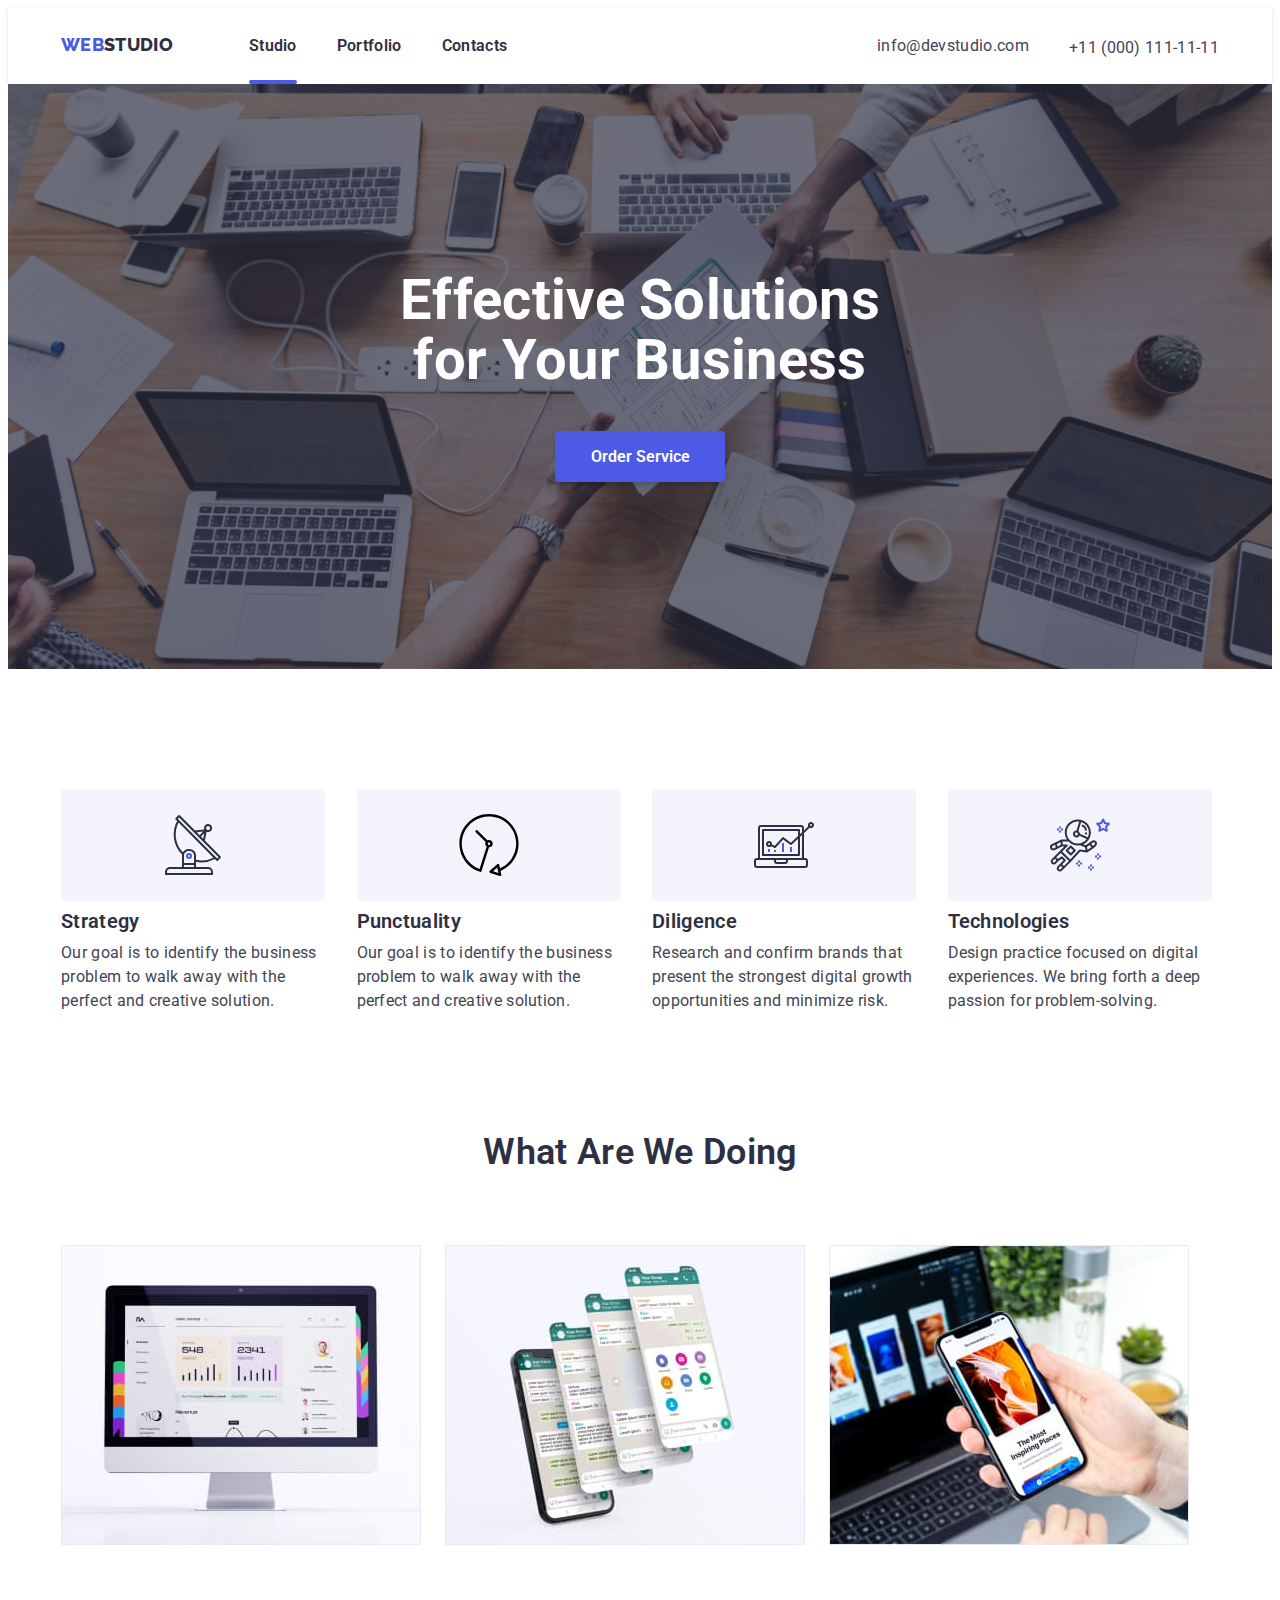
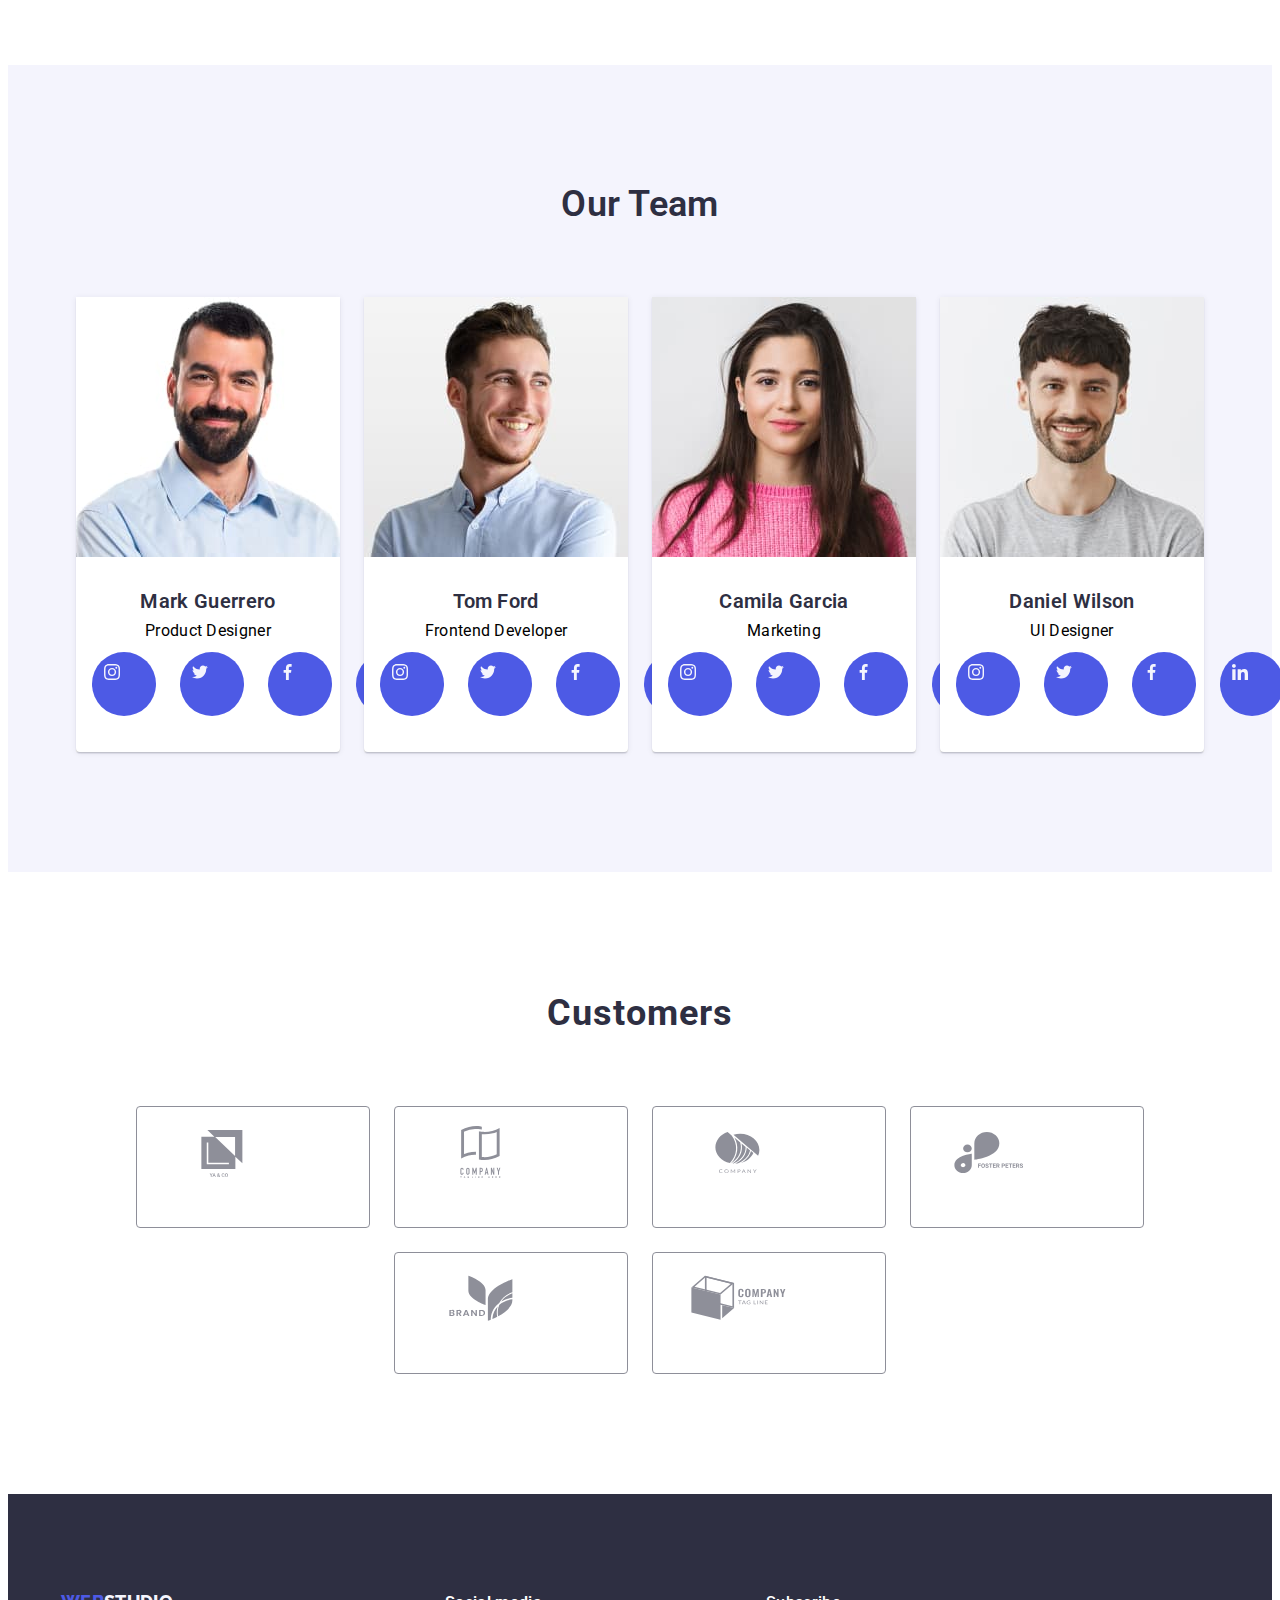
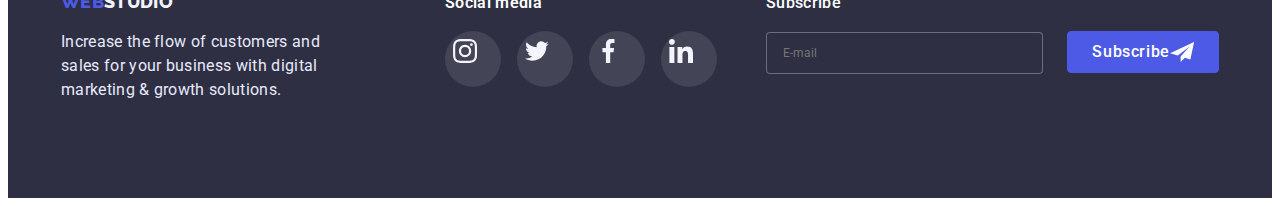
<file: index.html>
<!DOCTYPE html>
<html lang="en">
  <head>
    <meta charset="UTF-8" />
    <meta http-equiv="X-UA-Compatible" content="IE=edge" />
    <meta name="viewport" content="width=device-width, initial-scale=1.0" />
    <title>Webstudio</title>
    <link rel="preconnect" href="https://fonts.googleapis.com" />
    <link rel="preconnect" href="https://fonts.gstatic.com" crossorigin />
    <link
      href="https://fonts.googleapis.com/css2?family=Raleway:wght@700;800&family=Roboto:wght@400;500;700;900&display=swap"
      rel="stylesheet"
    />
    <link
      rel="stylesheet"
      href="https://cdnjs.cloudflare.com/ajax/libs/modern-normalize/1.1.0/modern-normalize.min.css"
      integrity="sha512-wpPYUAdjBVSE4KJnH1VR1HeZfpl1ub8YT/NKx4PuQ5NmX2tKuGu6U/JRp5y+Y8XG2tV+wKQpNHVUX03MfMFn9Q=="
      crossorigin="anonymous"
      referrerpolicy="no-referrer"
    />
    <link rel="stylesheet" href="css/styles.css" />
  </head>
  <body>
    <div class="header-box">
      <header class="container">
        <div class="top-menu">
          <nav class="top-menu-nav">
            <a class="references full-logo" href="/">
              <span class="logo-part1"> Web</span
              ><span class="logo-part2">studio</span>
            </a>
            <button
              type="button"
              class="mobile-menu-button js-open-menu"
              aria-expanded="false"
              aria-controls="mobile-menu"
            >
              <svg
                width="26"
                height="18"
                fill="currentColor"
                class="mobile-burg"
              >
                <use href="./images/icons.svg#menu-hamburger"></use>
              </svg>
            </button>
            <div class="menu-container js-menu-container" id="mobile-menu">
              <button class="modal-button js-close-menu">
                <svg class="button-close">
                  <use href="./images/icons.svg#icon-close-black"></use>
                </svg>
              </button>
              <ul class="list navigation-row">
                <li class="item">
                  <a class="references menu active is-open" href="/"> Studio</a>
                </li>
                <li class="item">
                  <a class="references menu" href="porfolio.html"> Portfolio</a>
                </li>
                <li class="item">
                  <a class="references menu" href="/"> Contacts</a>
                </li>
              </ul>
              <ul class="list contacts-row">
            <li class="item">
              <a
                class="references phone-number contacts"
                href="mailto:info@devstudio.com"
                >+11 (000) 111-11-11</a
              >
            </li>
            <li class="item">
              <a class="references email contacts" href="tel:+110001111111"
                > info@devstudio.com</a
              >
            </li>
          </ul>
           <ul class="sm-list">
                    <li class="item">
                      <a href="/" class="sm-button">
                        <svg class="sm-icon">
                          <use href="./images/icons.svg#icon-instagram-2"></use>
                        </svg>
                      </a>
                    </li>
                    <li class="item">
                      <a href="/" class="sm-button">
                        <svg class="sm-icon">
                          <use href="./images/icons.svg#icon-twiter"></use>
                          </svg>
                        </a>
                    </li>
                    <li class="item">
                      <a href="/" class="sm-button">
                        <svg class="sm-icon">
                          <use href="./images/icons.svg#icon-facebook"></use>
                        </svg>
                      </a>
                    </li>
                    <li class="item">
                      <a href="/" class="sm-button">
                        <svg class="sm-icon">
                          <use href="./images/icons.svg#icon-linkedin-1"></use>
                        </svg>
                      </a>
                    </li>
                  </ul>
            </div>
          </nav>
          <ul class="list contacts-row">
            <li class="item">
              <a
                class="references phone-number contacts"
                href="mailto:info@devstudio.com"
                >info@devstudio.com</a
              >
            </li>
            <li class="item">
              <a class="references contacts" href="tel:+110001111111"
                >+11 (000) 111-11-11</a
              >
            </li>
          </ul>
        </div>
      </header>
    </div>
    <main>
      <section class="hero">
        <h1 class="hero-title">Effective Solutions for Your Business</h1>
        <button data-modal-open type="button" class="button">
          <span class="button-text">Order Service</span>
        </button>
      </section>
      <section class="section">
        <div class="container">
          <!--Delite h2text with CSS-->
          <h2 class="hide">About us</h2>
          <ul class="list about-description">
            <li class="item icon-background">
              <div class="item-icon">
                <svg class="icon-description">
                  <use href="./images/icons.svg#icon-antenna"></use>
                </svg>
              </div>
              <h3 class="about-titles">Strategy</h3>
              <p class="about-text">
                Our goal is to identify the business problem to walk away with
                the perfect and creative solution.
              </p>
            </li>
            <li class="item icon-background">
              <div class="item-icon">
                <svg class="icon-description">
                  <use href="./images/icons.svg#icon-clock"></use>
                </svg>
              </div>
              <h3 class="about-titles">Punctuality</h3>
              <p class="about-text">
                Our goal is to identify the business problem to walk away with
                the perfect and creative solution.
              </p>
            </li>
            <li class="item icon-background">
              <div class="item-icon">
                <svg class="icon-description">
                  <use href="./images/icons.svg#icon-diagram-1"></use>
                </svg>
              </div>
              <h3 class="about-titles">Diligence</h3>
              <p class="about-text">
                Research and confirm brands that present the strongest digital
                growth opportunities and minimize risk.
              </p>
            </li>
            <li class="item icon-background">
              <div class="item-icon">
                <svg class="icon-description">
                  <use href="./images/icons.svg#icon-astronaut-1"></use>
                </svg>
              </div>
              <h3 class="about-titles">Technologies</h3>
              <p class="about-text">
                Design practice focused on digital experiences. We bring forth a
                deep passion for problem-solving.
              </p>
            </li>
          </ul>
        </div>
      </section>
      <section class="section-no-padding">
        <div class="container">
          <h2 class="product-title">What are we doing</h2>
          <ul class="list product-list">
            <li class="item">
              <img
                src="./images/laptop.jpg"
                srcset="./images/laptop.jpg 1x, images/laptop@2x.jpg 2x"
                alt="Design_for_laptops"
                width="360"
              />
            </li>
            <li class="item">
              <img
                srcset="./images/mobile.jpg 1x, ./images/mobile@2x.jpg 2x"
                src="./images/mobile.jpg"
                alt="Design_for_mobile_phones"
                width="360"
              />
            </li>
            <li class="item">
              <img
                srcset="./images/adaptive.jpg 1x, ./images/adaptive@2x.jpg 2x"
                src="./images/adaptive.jpg"
                alt="Adaptive_design"
                width="360"
              />
            </li>
          </ul>
        </div>
      </section>
      <section class="team section">
        <div class="container">
          <h2 class="team-title">Our Team</h2>
          <ul class="list team-list">
            <li class="team-item">
              <article class="card">
                <img
                  srcset="
                    ./images/mobimark.jpg    1x,
                    ./images/mobimark@2x.jpg  2x,
                    ./images/tablemark.jpg   1x,
                    ./images/tablemark@2x.jpg   2x,
                    ./images/Desctopmark.jpg 1x,
                    ./images/Desctopmark@2x.jpg 2x
                  "
                  src="../images/mobimark.jpg"
                  alt="Picture_of_Product_Designer"
                />
                <div class="card-description">
                  <h3 class="picture-title">Mark Guerrero</h3>
                  <p class="profession">Product Designer</p>
                  <ul class="sm-list">
                    <li class="item">
                      <a href="/" class="sm-button">
                        <svg class="sm-icon">
                          <use href="./images/icons.svg#icon-instagram-2"></use>
                        </svg>
                      </a>
                    </li>
                    <li class="item">
                      <a href="/" class="sm-button">
                        <svg class="sm-icon">
                          <use href="./images/icons.svg#icon-twiter"></use>
                          </svg>
                        </a>
                    </li>
                    <li class="item">
                      <a href="/" class="sm-button">
                        <svg class="sm-icon">
                          <use href="./images/icons.svg#icon-facebook"></use>
                        </svg>
                      </a>
                    </li>
                    <li class="item">
                      <a href="/" class="sm-button">
                        <svg class="sm-icon">
                          <use href="./images/icons.svg#icon-linkedin-1"></use>
                        </svg>
                      </a>
                    </li>
                  </ul>
                </div>
              </article>
            </li>
            <li class="team-item">
              <article class="card">
                <img
                  srcset="
                    ./images/mobitom.jpg    1x,
                    ./images/mobitom@2x.jpg  2x,
                    ./images/tabletom.jpg   1x,
                    ./images/tabletom@2x.jpg 2x,
                    ./images/Desctoptom.jpg 1x,
                    ./images/Desctoptom@2x.jpg 2x
                  "
                  src="./images/mobitom.jpg"
                  alt="Frontend_Developer"
                  width="264"
                />
                <div class="card-description">
                  <h3 class="picture-title">Tom Ford</h3>
                  <p class="profession">Frontend Developer</p>
                  <ul class="sm-list">
                    <li class="item">
                      <a href="/" class="sm-button">
                        <svg class="sm-icon">
                          <use href="./images/icons.svg#icon-instagram-2"></use>
                        </svg>
                      </a>
                    </li>
                    <li class="item">
                      <a href="/" class="sm-button">
                        <svg class="sm-icon">
                          <use href="./images/icons.svg#icon-twiter"></use></svg>
                        </a>
                    </li>
                    <li class="item">
                      <a href="/" class="sm-button">
                        <svg class="sm-icon">
                          <use href="./images/icons.svg#icon-facebook"></use>
                        </svg>
                      </a>
                    </li>
                    <li class="item">
                      <a href="/" class="sm-button">
                        <svg class="sm-icon">
                          <use href="./images/icons.svg#icon-linkedin-1"></use>
                        </svg>
                      </a>
                    </li>
                  </ul>
                </div>
              </article>
            </li>
            <li class="team-item">
              <article class="card">
                <img
                  srcset="
                    ./images/mobiCamila.jpg  1x,
                    ./images/mobiCamilla@2x.jpg  2x,
                    ./images/tableCamila.jpg   1x,
                    ./images/tableCamila@2x.jpg   2x,
                    ./images/DesctopCamila.jpg 1x,
                    ./images/DesctopCamila@2x.jpg  2x
                  "
                  src="./images/mobiCamila.jpg"
                  alt="Picture_of_Marketing"
                  width="264"
                />
                <div class="card-description">
                  <h3 class="picture-title">Camila Garcia</h3>
                  <p class="profession">Marketing</p>
                  <ul class="sm-list">
                    <li class="item">
                      <a href="/" class="sm-button">
                        <svg class="sm-icon">
                          <use href="./images/icons.svg#icon-instagram-2"></use>
                        </svg>
                      </a>
                    </li>
                    <li class="item">
                      <a href="/" class="sm-button">
                        <svg class="sm-icon">
                          <use href="./images/icons.svg#icon-twiter"></use></svg>
                      </a>
                    </li>
                    <li class="item">
                      <a href="/" class="sm-button">
                        <svg class="sm-icon">
                          <use href="./images/icons.svg#icon-facebook"></use>
                        </svg>
                      </a>
                    </li>
                    <li class="item">
                      <a href="/" class="sm-button">
                        <svg class="sm-icon">
                          <use href="./images/icons.svg#icon-linkedin-1"></use>
                        </svg>
                      </a>
                    </li>
                  </ul>
                </div>
              </article>
            </li>
            <li class="team-item">
              <article class="card">
                <img
                  srcset="
                    ./images/mobiDaniel.jpg    1x,
                    ./images/mobiDaniel@2x.jpg  2x,
                    ./images/tableDaniel.jpg   1x,
                    ./images/tableDaniel@2x.jpg   2x,
                    ./images/DesctopDaniel.jpg 1x,
                    ./images/DesctopDaniel@2x.jpg 2x
                  "
                  src="./images/mobiDaniel.jpg"
                  alt="Picture_of_UI_Designer"
                  
                />
                <div class="card-description">
                  <h3 class="picture-title">Daniel Wilson</h3>
                  <p class="profession">UI Designer</p>
                  <ul class="sm-list">
                    <li class="item">
                      <a href="/" class="sm-button">
                        <svg class="sm-icon">
                          <use href="./images/icons.svg#icon-instagram-2"></use>
                        </svg>
                      </a>
                    </li>
                    <li class="item">
                      <a href="/" class="sm-button">
                        <svg class="sm-icon">
                          <use href="./images/icons.svg#icon-twiter"></use></svg>
                      </a>
                    </li>
                    <li class="item">
                      <a href="/" class="sm-button">
                        <svg class="sm-icon">
                          <use href="./images/icons.svg#icon-facebook"></use>
                        </svg>
                      </a>
                    </li>
                    <li class="item">
                      <a href="/" class="sm-button">
                        <svg class="sm-icon">
                          <use href="./images/icons.svg#icon-linkedin-1"></use>
                        </svg>
                      </a>
                    </li>
                  </ul>
                </div>
              </article>
            </li>
          </ul>
        </div>
      </section>
      <section class="section">
        <div class="container">
          <h2 class="customers-title">Customers</h2>
          <ul class="customers-list">
            <li class="item">
              <a class="customers-logo" href="/">
                <svg class="customers-icon" width="104" height="56">
                  <use href="./images/icons.svg#icon-yako"></use>
                </svg>
              </a>
            </li>
            <li class="item">
              <a class="customers-logo" href="/">
                <svg class="customers-icon">
                  <use href="./images/icons.svg#icon-company_flag"></use>
                </svg>
              </a>
            </li>
            <li class="item">
              <a class="customers-logo" href="/">
                <svg class="customers-icon">
                  <use href="./images/icons.svg#icon-company_nut"></use>
                </svg>
              </a>
            </li>
            <li class="item">
              <a class="customers-logo" href="/">
                <svg class="customers-icon">
                  <use href="./images/icons.svg#icon-foster_peters"></use>
                </svg>
              </a>
            </li>
            <li class="item">
              <a class="customers-logo" href="/">
                <svg class="customers-icon">
                  <use href="./images/icons.svg#icon-brand_leaf"></use>
                </svg>
              </a>
            </li>
            <li class="item">
              <a class="customers-logo" href="/">
                <svg class="customers-icon">
                  <use href="./images/icons.svg#icon-company_cube"></use>
                </svg>
              </a>
            </li>
          </ul>
        </div>
      </section>
    </main>
    <footer class="footer">
      <div class="container footer-content">
        <div class="footer-without-form">
          <div class="footer-description">
            <a class="references" href="/">
              <span class="logo-part1"> Web</span
              ><span class="logo-footer">studio</span>
            </a>
            <p class="footer-text">
              Increase the flow of customers and sales for your business with
              digital marketing & growth solutions.
            </p>
          </div>
          <div class="footer-sm">
            <p class="footer-sm-text">Social media</p>
            <ul class="footer-sm-list">
              <li class="sm-item">
                <a href="/" class="footer-sm-button">
                  <svg class="footer-sm-icon">
                    <use href="./images/icons.svg#icon-instagram-2"></use>
                  </svg>
                </a>
              </li>
              <li class="sm-item">
                <a href="/" class="footer-sm-button">
                  <svg class="footer-sm-icon">
                    <use href="./images/icons.svg#icon-twiter"></use></svg>
                </a>
              </li>
              <li class="sm-item">
                <a href="/" class="footer-sm-button">
                  <svg class="footer-sm-icon">
                    <use href="./images/icons.svg#icon-facebook"></use>
                  </svg>
                </a>
              </li>
              <li class="sm-item">
                <a href="/" class="footer-sm-button">
                  <svg class="footer-sm-icon">
                    <use href="./images/icons.svg#icon-linkedin-1"></use>
                  </svg>
                </a>
              </li>
            </ul>
          </div>
        </div>
        <div class="subscribe-form">
          <p class="footer-label">Subscribe</p>
          <form class="footer-form-subscribe">
            <input
              type="email"
              name="footer-email"
              id="footer-subscribe"
              class="footer-input"
              placeholder="E-mail"
            />
            <button type="submit" class="footer-bt-subscribe">
              Subscribe
              <svg class="subscribe-icon">
                <use href="./images/icons.svg#icon-icon-send"></use>
              </svg>
            </button>
          </form>
        </div>
      </div>
    </footer>
    <div data-modal class="backdrop is-hidden">
      <div class="modal">
        <button data-modal-close class="modal-button">
          <svg class="button-close">
            <use href="./images/icons.svg#icon-close-black"></use>
          </svg>
        </button>
        <p class="modal-header">
          Leave your contacts and we will call you back
        </p>
        <form>
          <div class="input-position">
            <label for="name" class="modal-label">Name</label>
            <input type="text" name="name" class="modal-input" id="name" />
            <svg class="modal-svg">
              <use href="./images/icons.svg#icon-person-black"></use>
            </svg>
          </div>
          <div class="input-position">
            <label for="phone" class="modal-label">Phone</label>
            <input type="tel" name="phone" class="modal-input" id="phone" />
            <svg class="modal-svg">
              <use href="./images/icons.svg#icon-phone-black"></use>
            </svg>
          </div>
          <div class="input-position">
            <label for="email" class="modal-label">Email</label>
            <input type="email" name="email" id="email" class="modal-input" />
            <svg class="modal-svg">
              <use href="./images/icons.svg#icon-email-black"></use>
            </svg>
          </div>
          <div class="textarea">
            <label for="comment" class="modal-label">Comments</label>
            <textarea
              class="modal-comments"
              name="comment"
              id="comment"
              placeholder="Text input"
            ></textarea>
          </div>
          <div class="modal-agreement">
            <label for="privacy-policy" class="checkbox-label">
              <input
                class="checkbox"
                type="checkbox"
                name="privacy-policy"
                value="privacy-policy"
                id="privacy-policy"
              />
              <span class="new-checkbox">
                <svg class="svg-checkbox">
                  <use href="./images/icons.svg#icon-Vector"></use>
                </svg>
              </span>
              <span>I accept the terms and conditions of the
              <a class="modal-reference"
                href="/">Privacy Policy</a>
              </span>
              </label>
          </div>
          <button class="button-send" type="submit">Send</button>
        </form>
      </div>
    </div>
    <script src="./js/modal.js"></script>
  </body>
</html>
</file>
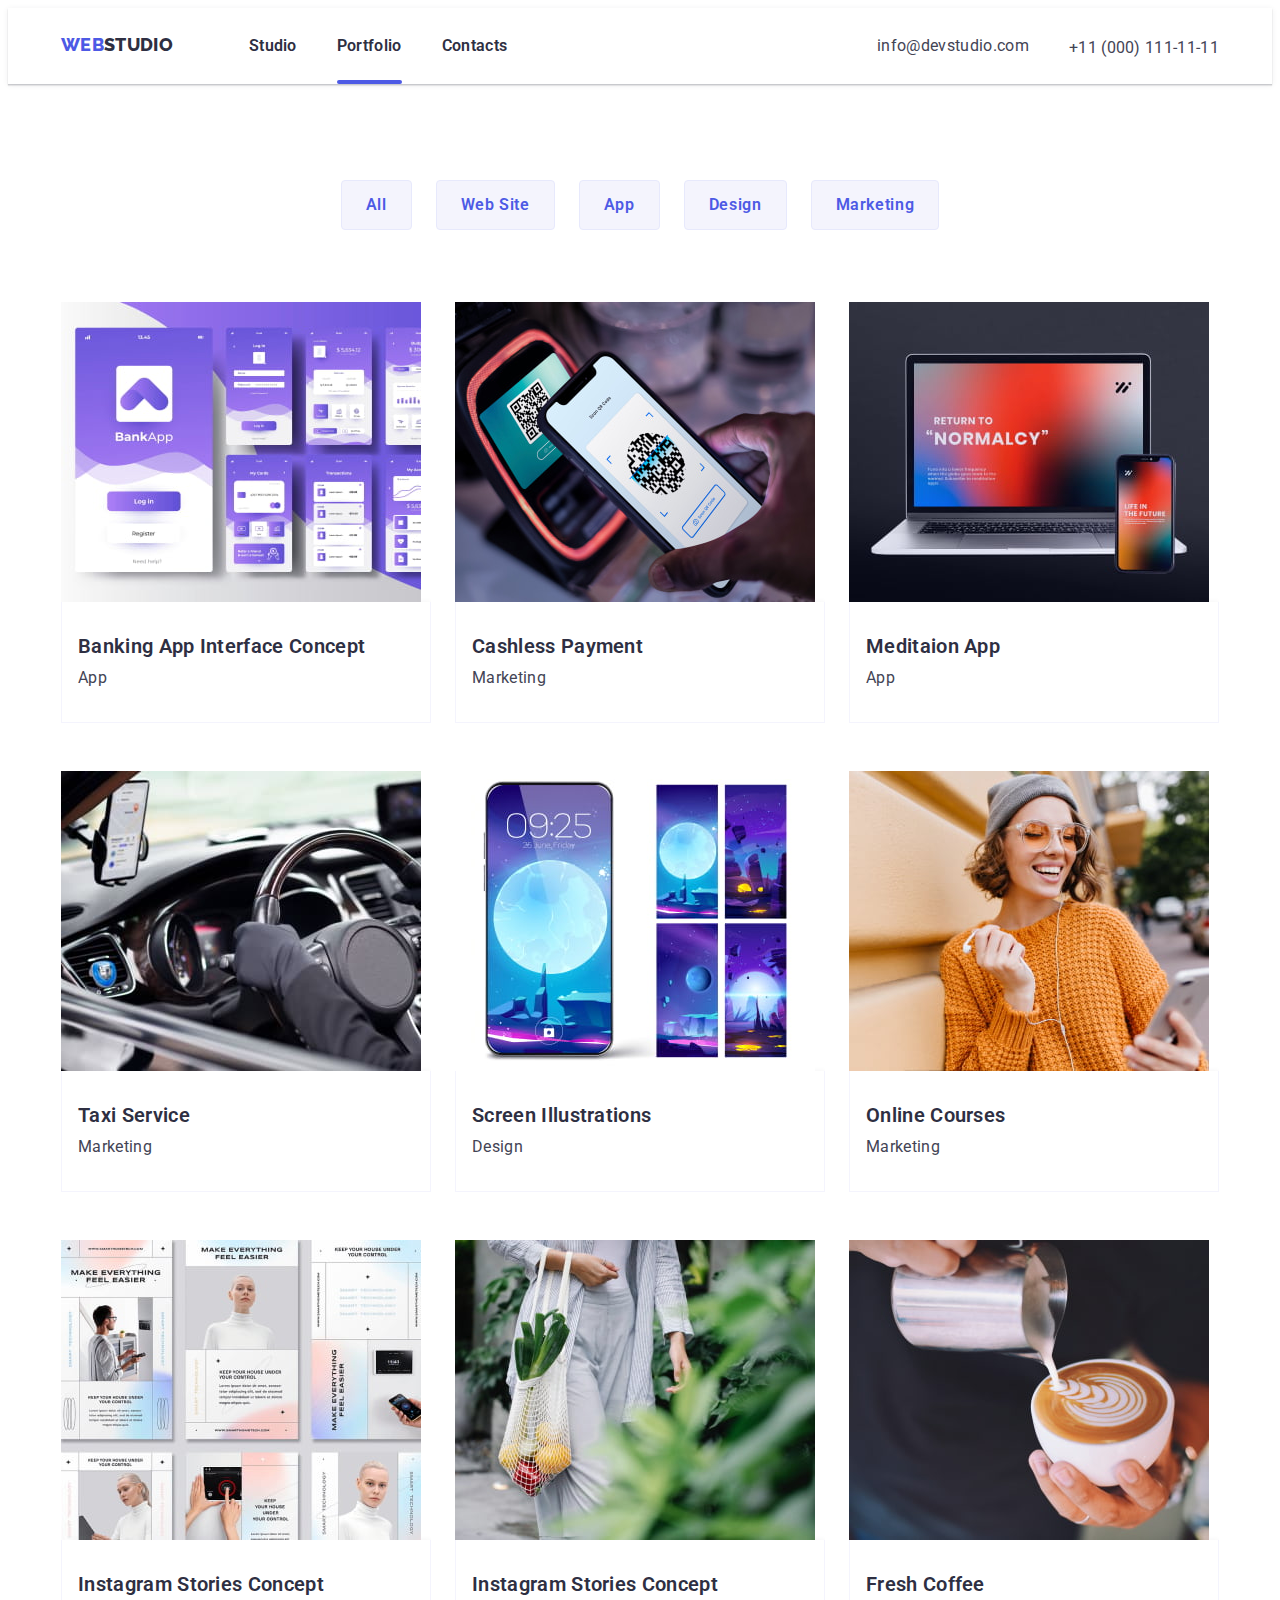
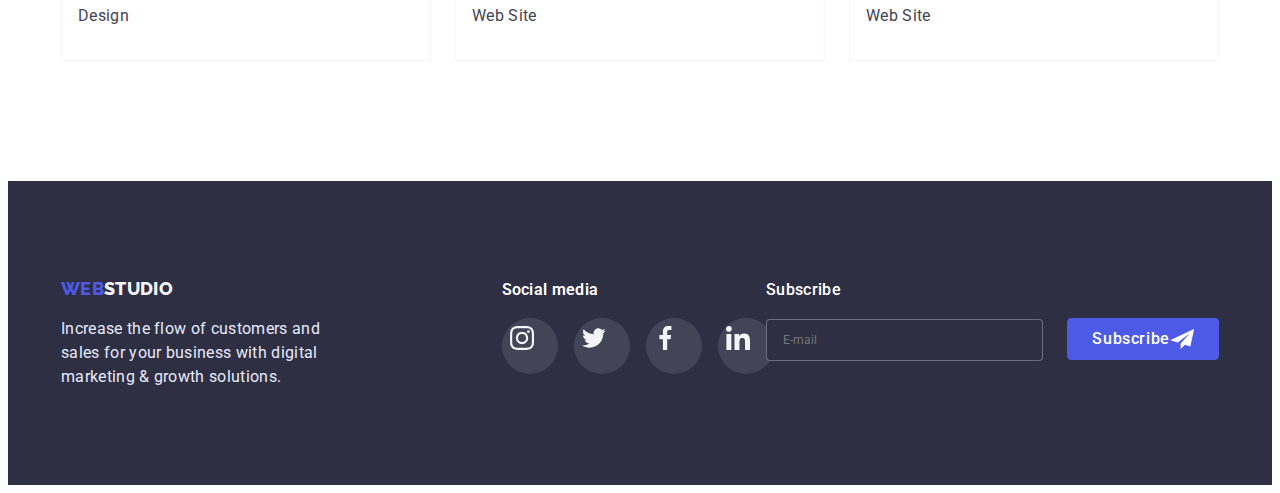
<file: porfolio.html>
<!DOCTYPE html>
<html lang="en">
  <head>
    <meta charset="UTF-8" />
    <meta http-equiv="X-UA-Compatible" content="IE=edge" />
    <meta name="viewport" content="width=device-width, initial-scale=1.0" />
    <title>Webstudio</title>
    <link rel="preconnect" href="https://fonts.googleapis.com">
<link rel="preconnect" href="https://fonts.gstatic.com" crossorigin>
<link href="https://fonts.googleapis.com/css2?family=Raleway:wght@700;800&family=Roboto:wght@400;500;700;900&display=swap" rel="stylesheet">
    <link
      rel="stylesheet"
      href="https://cdnjs.cloudflare.com/ajax/libs/modern-normalize/1.1.0/modern-normalize.min.css"
      integrity="sha512-wpPYUAdjBVSE4KJnH1VR1HeZfpl1ub8YT/NKx4PuQ5NmX2tKuGu6U/JRp5y+Y8XG2tV+wKQpNHVUX03MfMFn9Q=="
      crossorigin="anonymous"
      referrerpolicy="no-referrer"
    />
    <link rel="stylesheet" href="css/styles.css" />
  </head>
  <body>
    <div class="header-box">
      <header class="container">
        <div class="top-menu">
          <nav class="top-menu-nav">
            <a class="references full-logo" href="/">
              <span class="logo-part1"> Web</span
              ><span class="logo-part2">studio</span>
            </a>
            <ul class="list navigation-row">
              <li class="item">
                <a class="references menu" href="index.html"> Studio</a>
              </li>
              <li class="item">
                <a class="references menu active" href="porfolio.html"> Portfolio</a>
              </li>
              <li class="item">
                <a class="references menu" href="/"> Contacts</a>
              </li>
            </ul>
          </nav>

          <ul class="list contacts-row">
            <li class="item">
              <a class="references contacts" href="mailto:info@devstudio.com"
                >info@devstudio.com</a
              >
            </li>
            <li class="item">
              <a class="references contacts" href="tel:+110001111111"
                >+11 (000) 111-11-11</a
              >
            </li>
          </ul>
        </div>
      </header>
    </div>
    <main>
        <section class="section-portfolio">
          <div class="container">
          <!-- delite h1 with css -->
          <h1 class="hide">Portfolio</h1>
          <ul class="list menu-position">
            <li class="item"><button class="button-menu" type="button">All</button></li>
            <li class="item"><button class="button-menu" type="button">Web Site</button></li>
            <li class="item"><button class="button-menu" type="button">App</button></li>
            <li class="item"><button class="button-menu" type="button">Design</button></li>
            <li class="item"><button class="button-menu" type="button">Marketing</button></li>
          </ul>
          <ul class="list portfolio-set">
            <li class="item">
                <article class="card-portfolio">
              <a class="card-reference" href="">
                <div class="thumb-portfolio"><img class="card-img"
                  src="./images/banking-app.jpg"
                  alt="banking-app"
                  width="360">
                  <p class="text-overlay">14 Stylish and User-Friendly App Design Concepts · Task Manager App · Calorie Tracker App · Exotic Fruit Ecommerce App · Cloud Storage App
                  </p>
                  </div>
                <div class="works-description">
                <h3 class="picture-title">Banking App Interface Concept</h3>
                <p class="picture-description">App</p></div>
              </a>
              </article>
            </li>
            <li class="item">
                <article class="card-portfolio">
              <a class="card-reference" href="">
               <div class="thumb-portfolio"> <img
                  src="./images/cashless.jpg"
                  alt="cashless-payment"
                  width="360"
                />
                <p class="text-overlay">14 Stylish and User-Friendly App Design Concepts · Task Manager App · Calorie Tracker App · Exotic Fruit Ecommerce App · Cloud Storage App
                  </p>
                  </div>
                 <div class="works-description">
                <h3 class="picture-title">Cashless Payment</h3>
                <p class="picture-description">Marketing</p>
                </div>
              </a>
              </article>
            </li>
            <li class="item">
                <article class="card-portfolio">
              <a class="card-reference" href="">
                <div class="thumb-portfolio"><img
                  src="./images/meditaion-app.jpg"
                  alt="meditaion-app"
                  width="360"
                />
                <p class="text-overlay">14 Stylish and User-Friendly App Design Concepts · Task Manager App · Calorie Tracker App · Exotic Fruit Ecommerce App · Cloud Storage App
                  </p>
                  </div>
                 <div class="works-description">
                <h3 class="picture-title">Meditaion App</h3>
                <p class="picture-description">App</p>
                </div>
              </a>
              </article>
            </li>
            <li class="item">
                <article class="card-portfolio">
              <a class="card-reference" href="">
                <div class="thumb-portfolio"><img
                  src="./images/taxi-service.jpg"
                  alt="taxi-service"
                  width="360"
                />
                <p class="text-overlay">14 Stylish and User-Friendly App Design Concepts · Task Manager App · Calorie Tracker App · Exotic Fruit Ecommerce App · Cloud Storage App
                  </p>
                  </div>
                 <div class="works-description">
                <h3 class="picture-title">Taxi Service</h3>
                <p class="picture-description">Marketing</p>
                </div>
              </a>
              </article>
            </li>
            <li class="item">
                <article class="card-portfolio">
              <a class="card-reference" href="">
                <div class="thumb-portfolio"><img
                  src="./images/screen-ill.jpg"
                  alt="screen-illustrations"
                  width="360"
                />
                <p class="text-overlay">14 Stylish and User-Friendly App Design Concepts · Task Manager App · Calorie Tracker App · Exotic Fruit Ecommerce App · Cloud Storage App
                  </p>
                  </div>
                 <div class="works-description">
                <h3 class="picture-title">Screen Illustrations</h3>
                <p class="picture-description">Design</p>
                </div>
              </a>
              </article>
            </li>
            <li class="item">
                <article class="card-portfolio">
              <a class="card-reference" href="">
               <div class="thumb-portfolio"><img
                  src="./images/online-courses.jpg"
                  alt="online-courses"
                  width="360"
                />
                <p class="text-overlay">14 Stylish and User-Friendly App Design Concepts · Task Manager App · Calorie Tracker App · Exotic Fruit Ecommerce App · Cloud Storage App
                  </p>
                  </div>
                 <div class="works-description">
                <h3 class="picture-title">Online Courses</h3>
                <p class="picture-description">Marketing</p>
                </div>
              </a>
              </article>
            </li>
            <li class="item">
                <article class="card-portfolio">
              <a class="card-reference" href="/">
                <div class="thumb-portfolio"><img
                  src="./images/instagram-stories.jpg"
                  alt="instagram-stories"
                  width="360"
                />
                <p class="text-overlay">14 Stylish and User-Friendly App Design Concepts · Task Manager App · Calorie Tracker App · Exotic Fruit Ecommerce App · Cloud Storage App
                  </p>
                  </div>
                 <div class="works-description">
                <h3 class="picture-title">Instagram Stories Concept</h3>
                <p class="picture-description">Design</p>
                </div>
              </a>
              </article>
            </li>
            <li class="item">
                <article class="card-portfolio">
              <a class="card-reference" href="">
                <div class="thumb-portfolio"><img
                  src="./images/organic-food.jpg"
                  alt="organic-food"
                  width="360"
                />
                <p class="text-overlay">14 Stylish and User-Friendly App Design Concepts · Task Manager App · Calorie Tracker App · Exotic Fruit Ecommerce App · Cloud Storage App
                  </p>
                  </div>
                 <div class="works-description">
                <h3 class="picture-title">Instagram Stories Concept</h3>
                <p class="picture-description">Web Site</p>
                </div>
              </a>
              </article>
            </li>
            <li class="item">
                <article class="card-portfolio">
              <a class="card-reference" href="">
                <div class="thumb-portfolio"><img
                  src="./images/fresh-coffee.jpg"
                  alt="fresh-coffee"
                  width="360"
                />
                <p class="text-overlay">14 Stylish and User-Friendly App Design Concepts · Task Manager App · Calorie Tracker App · Exotic Fruit Ecommerce App · Cloud Storage App
                  </p>
                  </div>
                 <div class="works-description">
                <h3 class="picture-title">Fresh Coffee</h3>
                <p class="picture-description">Web Site</p>
                </div>
              </a>
              </article>
            </li>
          </ul>
        </div>
        </section>
    </main>
     <footer class="footer">
      <div class="container footer-content">
        <div class="footer-description">
        <a class="references" href="/">
          <span class="logo-part1"> Web</span
          ><span class="logo-footer">studio</span>
        </a>
        <p class="footer-text">
          Increase the flow of customers and sales for your business with
          digital marketing & growth solutions.
        </p>
        </div>
           <div class="footer-sm">
          <p class="footer-sm-text">Social media</p>
          <ul class="footer-sm-list">
                  <li class="sm-item"> <a href='/' class="footer-sm-button"> <svg class="footer-sm-icon">
                    <use href="./images/icons.svg#icon-instagram-2"></use>
                  </svg> </a></li>
                   <li class="sm-item"> <a href='/' class="footer-sm-button"> <svg class="footer-sm-icon">
                    <use href="./images/icons.svg#icon-twiter"></use>
                  </svg></a> </li>
                   <li class="sm-item"> <a href='/' class="footer-sm-button"> <svg class="footer-sm-icon">
                    <use href="./images/icons.svg#icon-facebook"></use>
                  </svg> </a></li>
                  <li class="sm-item"> <a href='/' class="footer-sm-button"> <svg class="footer-sm-icon"> 
                    <use href="./images/icons.svg#icon-linkedin-1"></use>
                  </svg> </a> </li>
                </ul>
        </div>
                   <div class="subscribe-form">
                    <p class="footer-label">Subscribe
                  </p>
                   <form class="footer-form-subscribe">
                  <input type="email" name="footer-email" id="footer-subscribe" class="footer-input" placeholder="E-mail">
                     <button type="submit" class="footer-bt-subscribe">
                    Subscribe
                    <svg class="subscribe-icon">
                  <use href="./images/icons.svg#icon-icon-send"></use>
                </svg>
                  </button>
                  </form>
                  </div>
                  </div>
                </footer>
  </body>
</html>
</file>
<file: css/styles.css>
:root {
  --primary-title-color: #2e2f42;
  --primary-text-color: #434455;
}

body {
  font-family: "Roboto", sans-serif;
  background-color: #ffffff;
  letter-spacing: 0.02em;
}

h1,
h2,
h3,
h4,
h5,
h6,
p {
  margin-top: 0;
  margin-bottom: 0;
}
img {
  display: block;
  max-width: 100%;
  height: auto;
}

.list {
  list-style-type: none;
  padding: 0;
  margin: 0;
}

.references {
  display: block;
  text-decoration: none;
  color: inherit;
}

.container {
  padding-right: 16px;
  padding-left: 16px;
  margin-right: auto;
  margin-left: auto;
}

@media screen and (min-width: 480px) {
  .container {
    width: 480px;
  }
}

@media screen and (min-width: 768px) {
  .container {
    width: 768px;
  }
}

@media screen and (min-width: 1200px) {
  .container {
    width: 1158px;
    padding-right: 15px;
    padding-left: 15px;
  }
}

.header-box {
  box-shadow: 0px 2px 1px rgba(46, 47, 66, 0.08),
    0px 1px 1px rgba(46, 47, 66, 0.16), 0px 1px 6px rgba(46, 47, 66, 0.08);
}

.logo-part1 {
  font-family: "Raleway", sans-serif;
  text-transform: uppercase;
  color: #4d5ae5;
  font-weight: 800;
  font-size: 18px;
  line-height: 1.33;
}

.logo-part2 {
  font-family: "Raleway", sans-serif;
  text-transform: uppercase;
  color: var(--primary-title-color);
  font-weight: 800;
  font-size: 18px;
  line-height: 1.33;
}

@media screen and (min-width: 768px) {
  .full-logo {
    margin-right: 123px;
  }
}

@media screen and (min-width: 1200px) {
  .full-logo {
    margin-right: 76px;
  }
}

.mobile-menu-button {
  padding-top: 24px;
  border: none;
  padding-bottom: 24px;
  background-color: transparent;
  cursor: pointer;
}
@media screen and (min-width: 768px) {
  .mobile-menu-button {
    display: none;
  }
}

.mobile-menu-button:hover,
.mobile-menu-button:focus {
  background-color: rgba(0, 0, 0, 0.1);
}

.mobile-burg {
  stroke: rgba(46, 47, 66, 1);
}
@media screen and (max-width: 767px) {
  .menu-container {
    position: fixed;
    top: 0;
    right: 0;
    width: 100vw;
    height: 100vh;
    padding: 40px;
    margin-left: 76px;
    background-color: #ffffff;
    z-index: 999;
    transform: translateX(150%);
  }
}

.menu-container.is-open {
  transform: translateX(0);
}

.menu-container .mobile-menu-button {
  position: absolute;
  top: 16px;
  right: 16px;
  color: #fff;
}

@media screen and (min-width: 768px) {
  .menu-container .modal-button {
    display: none;
  }
}

@media screen and (max-width: 767px) {
  .menu {
    font-weight: 700;
    font-size: 36px;
    line-height: 1.1111;
    color: var(--primary-title-color);

    transition-property: color;
    transition-duration: 250ms;
    transition-timing-function: cubic-bezier(0.4, 0, 0.2, 1);
  }
}

@media screen and (max-width: 767px) {
  .menu.active {
    color: rgba(64, 75, 191, 1);
  }
}

@media screen and (min-width: 768px) {
  .menu {
    position: relative;
    display: inline-block;
    font-weight: 600;
    font-size: 16px;
    line-height: 1.5;
    color: var(--primary-title-color);
    padding-top: 24px;
    padding-bottom: 24px;
  }
}

@media screen and (min-width: 768px) {
  .menu.active::after,
  .menu:hover::after,
  .menu.focus::after {
    content: "";
    position: absolute;
    display: block;
    flex-direction: column;
    justify-content: space-between;
    width: 100%;
    height: 4px;
    background: #4d5ae5;
    border-radius: 2px;
    margin-top: 22px;
    opacity: 1;
  }
}

.menu:hover,
.menu:focus,
.menu:active {
  color: #4d5ae5;
}

@media screen and (max-width: 767px) {
  .menu-container > .navigation-row {
    margin-bottom: 284px;
    margin-top: 40px;
  }
}

@media screen and (min-width: 768px) {
  .navigation-row {
    display: flex;
  }
}

@media screen and (max-width: 767px) {
  .navigation-row .item + .item {
    margin-top: 40px;
  }
}

@media screen and (min-width: 768px) {
  .navigation-row .item + .item {
    margin-left: 40px;
  }
}

.phone-number {
  font-style: normal;
  font-weight: 600;
  font-size: 36px;
  line-height: 1.1111;
  color: #4d5ae5;
}
.email {
  font-weight: 500;
  font-size: 20px;
  line-height: 1.2;
  color: #434455;
}

@media screen and (min-width: 768px) {
  .contacts {
    font-weight: 400;
    font-size: 12px;
    line-height: 1.3333;
    color: var(--primary-text-color);
    transition-property: color;
    transition-duration: 250ms;
    transition-timing-function: cubic-bezier(0.4, 0, 0.2, 1);
  }
}
@media screen and (min-width: 1200px) {
  .contacts {
    font-size: 16px;
    line-height: 1.5;
    padding-top: 24px;
    padding-bottom: 24px;
  }
}
.contacts:hover,
.contacts:focus {
  color: #4d5ae5;
}

@media screen and (max-width: 767px) {
  .menu-container > .contacts-row {
    display: block;
    margin-bottom: 48px;
  }
}
@media screen and (min-width: 768px) {
  .menu-container > .contacts-row {
    display: none;
  }
}

@media screen and (min-width: 320px) and (max-width: 479px) {
  .menu-container > .sm-list {
    gap: 36px;
    margin: 0;
  }
}

@media screen and (min-width: 480px) {
  .menu-container > .sm-list {
    gap: 56px;
    margin: 0;
  }
}

@media screen and (min-width: 768px) {
  .menu-container > .sm-list {
    display: none;
  }
}

@media screen and (max-width: 767px) {
  .contacts-row {
    display: none;
  }
}

@media screen and (min-width: 768px) {
  .contacts-row {
    display: flex;
    justify-content: center;
    flex-direction: column;
    align-items: flex-start;
    margin-left: auto;
  }
}

@media screen and (min-width: 1200px) {
  .contacts-row {
    display: flex;
    justify-content: center;
    flex-direction: row;
    align-items: center;
    margin-left: auto;
  }
}

@media screen and (max-width: 767px) {
  .menu-container > .contacts-row .item + .item {
    margin-top: 40px;
  }
}
@media screen and (min-width: 768px) {
  .contacts-row .item + .item {
    margin-top: 4px;
  }
}
@media screen and (min-width: 1200px) {
  .contacts-row .item + .item {
    margin-left: 40px;
  }
}

.top-menu-nav {
  display: flex;
  align-items: center;
  justify-content: space-between;
}

@media screen and (min-width: 768px) {
  .top-menu {
    display: flex;
    align-items: center;
    justify-content: flex-start;
  }
}
@media screen and (min-width: 480px) {
  .top-menu-nav {
    display: flex;
    justify-content: space-between;
    align-items: baseline;
  }
}

@media screen and (min-width: 768px) {
  .top-menu-nav {
    display: flex;
    align-items: center;
    justify-content: flex-start;
    align-items: baseline;
  }
}

.hero {
  text-align: center;
  align-items: center;
  justify-content: center;
  padding-top: 112px;
  padding-bottom: 112px;
  display: flex;
  flex-direction: column;
  width: 100%;
  background-image: linear-gradient(
      to right,
      rgba(46, 47, 66, 0.7),
      rgba(46, 47, 66, 0.7)
    ),
    url(../images/mobiHero.jpg);
  background-repeat: no-repeat;
  background-size: cover;
  background-position: center;
  margin-left: auto;
  margin-right: auto;
}

@media screen and (min-device-pixel-ratio: 2),
  screen and (min-resolution: 192dpi),
  screen and (min-resolution: 2dppx) {
  .hero {
    background-image: linear-gradient(
        to right,
        rgba(46, 47, 66, 0.7),
        rgba(46, 47, 66, 0.7)
      ),
      url(../images/mobiHero@2x.jpg);
  }
}

@media screen and (min-width: 768px) {
  .hero {
    width: 100%;
    padding-bottom: 108px;
    background-image: linear-gradient(
        to right,
        rgba(46, 47, 66, 0.7),
        rgba(46, 47, 66, 0.7)
      ),
      url(../images/tableHero.jpg);
  }
}

@media screen and (min-width: 768px),
  screen and (min-device-pixel-ratio: 2),
  screen and (min-resolution: 192dpi),
  screen and (min-resolution: 2dppx) {
  .hero {
    background-image: linear-gradient(
        to right,
        rgba(46, 47, 66, 0.7),
        rgba(46, 47, 66, 0.7)
      ),
      url(../images/tableHero@2x.jpg);
  }
}
@media screen and (min-width: 1200px) {
  .hero {
    max-width: 1440px;
    padding-top: 187px;
    padding-bottom: 187px;
    background-image: linear-gradient(
        to right,
        rgba(46, 47, 66, 0.7),
        rgba(46, 47, 66, 0.7)
      ),
      url(../images/Desctop-people-office\ 1.jpg);
  }
}

@media screen and (min-width: 1200px),
  screen and (min-device-pixel-ratio: 2),
  screen and (min-resolution: 192dpi),
  screen and (min-resolution: 2dppx) {
  .hero {
    background-image: linear-gradient(
        to right,
        rgba(46, 47, 66, 0.7),
        rgba(46, 47, 66, 0.7)
      ),
      url(../images/Desctop-people-office\ 1@2x.jpg);
  }
}

.hero-title {
  font-weight: 700;
  font-size: 36px;
  line-height: 1.1111;
  text-align: center;
  color: #ffffff;
  margin-bottom: 72px;
  max-width: 318px;
  display: inline-block;
}
@media screen and (min-width: 768px) {
  .hero-title {
    font-weight: 700;
    font-size: 56px;
    line-height: 1.07;
    text-align: center;
    color: #ffffff;
    margin-bottom: 40px;
    max-width: 494px;
    display: inline-block;
  }
}

.button {
  min-width: 170px;
  height: 51px;
  background: #4d5ae5;
  font-family: inherit;
  cursor: pointer;
  border-radius: 4px;
  padding: 16px 32px;
  border: none;
  box-shadow: 0px 4px 4px rgba(0, 0, 0, 0.15);
  transition-property: box-shadow;
  transition-duration: 250ms;
  transition-timing-function: cubic-bezier(0.4, 0, 0.2, 1);
}

.button:hover,
.button:focus {
  box-shadow: 0px 4px 4px rgba(0, 0, 0, 0.15);
  color: #ffffff;
}

.button:active {
  background-color: #404bbf;
  color: #ffffff;
}

.button-text {
  font-weight: 600;
  font-size: 16px;
  line-height: 1.19;
  color: #ffffff;
}

.section {
  padding-top: 96px;
  padding-bottom: 96px;
}

@media screen and (min-width: 1140px) {
  .section {
    padding-top: 120px;
    padding-bottom: 120px;
  }
}

@media screen and (max-width: 1199px) {
  .section-no-padding {
    display: none;
  }
}

@media screen and (min-width: 1200px) {
  .section-no-padding {
    padding-top: 0;
    padding-bottom: 120px;
  }
}

.hide {
  display: none;
}

@media screen and (min-width: 768px) {
  .about-description {
    display: flex;
    flex-wrap: wrap;
    padding: 0;
    margin: 0;
    gap: 72px 24px;
  }
}

.about-description .item {
  background-position: center;
  border-radius: 4px;
}

@media screen and (min-width: 768px) {
  .about-description .item {
    width: calc(100% / 2 - 12px);
  }
}
@media screen and (min-width: 1200px) {
  .about-description .item {
    width: calc(100% / 4 - 18px);
    background-position: center;
    border-radius: 4px;
  }
}

@media screen and (max-width: 767px) {
  .about-description .item + .item {
    margin-top: 72px;
  }
}

.item-icon {
  display: none;
}

@media screen and (min-width: 1200px) {
  .item-icon {
    display: flex;
    justify-content: center;
    align-items: center;
    height: 112px;
    width: 264px;
    border-radius: 4px;
    background-position: center;
    background-color: #f4f4fd;
  }
}
.icon-description {
  display: block;
  width: 60px;
  height: 64px;
}

.icon-description:before {
  background-color: #f4f4fd;
  height: 112px;
  width: 264px;
}

.about-titles {
  text-align: center;
  font-weight: 700;
  font-size: 36px;
  line-height: 1.111;
  color: var(--primary-title-color);
  margin-bottom: 8px;
}
@media screen and (min-width: 768px) {
  .about-titles {
    text-align: start;
  }
}

@media screen and (min-width: 1200px) {
  .about-titles {
    font-weight: 600;
    font-size: 20px;
    line-height: 1.2;
    color: var(--primary-title-color);
    margin-top: 8px;
  }
}

.about-text {
  font-weight: 500;
  font-size: 16px;
  line-height: 1.5;
  color: var(--primary-text-color);
}

@media screen and (min-width: 1200px) {
  .about-text {
    font-weight: 400;
  }
}

.product-title,
.team-title {
  font-weight: 600;
  font-size: 36px;
  line-height: 1.11;
  text-align: center;
  text-transform: capitalize;
  color: var(--primary-title-color);
  margin-bottom: 72px;
}

.product-list {
  display: flex;
  flex-wrap: wrap;
  margin-left: -24px;
}

.product-list .item {
  max-width: calc(100% / 3 - 24px);
  margin-left: 24px;
}

.team {
  background-color: #f4f4fd;
}

@media screen and (min-width: 768px) {
  .team-list {
    display: flex;
    flex-wrap: wrap;
    justify-content: center;
    align-items: center;
    gap: 64px 24px;
  }
}
.team-item {
  width: 264px;
  background-color: #ffffff;
}

@media screen and (max-width: 767px) {
  .team-item {
    margin: 0 auto;
  }
}

@media screen and (max-width: 767px) {
  .team-item + .team-item {
    margin-top: 72px;
  }
}

.card {
  box-shadow: 0px 1px 6px rgba(46, 47, 66, 0.08),
    0px 1px 1px rgba(46, 47, 66, 0.16), 0px 2px 1px rgba(46, 47, 66, 0.08);
  border-radius: 0px 0px 4px 4px;
}

.card-description {
  padding: 32px 16px 36px 16px;
  text-align: center;
}

.sm-list {
  display: flex;
  list-style-type: none;
  padding: 0;
  gap: 24px;
  margin-top: 12px;
}

.sm-button {
  display: block;
  width: 40px;
  height: 40px;
  margin: 0;
  background-color: #4d5ae5;
  border-radius: 50%;
  padding: 12px;
}

.sm-icon {
  display: block;
  width: 16px;
  height: 16px;
  background-position: center;
}

.picture-title {
  font-weight: 600;
  font-size: 20px;
  line-height: 1.2;
  color: var(--primary-title-color);
  margin-bottom: 8px;
}

.picture-description {
  font-size: 16px;
  line-height: 1.5;
  color: var(--primary-text-color);
}
.customers-title {
  font-family: "Roboto";
  font-style: normal;
  font-weight: 700;
  font-size: 36px;
  line-height: 1.17;
  text-align: center;
  letter-spacing: 0.03em;
  color: #2e2f42;
  margin-bottom: 72px;
}

.customers-list {
  display: flex;
  flex-wrap: wrap;
  justify-content: center;
  list-style-type: none;
  padding: 0;
  margin: 0;
  gap: 72px 16px;
}

@media screen and (min-width: 768px) {
  .customers-list {
    gap: 72px 24px;
  }
}

@media screen and (min-width: 1200px) {
  .customers-list {
    gap: 24px;
  }
}

.customers-logo {
  display: block;
  width: 168px;
  height: 88px;
  fill: #4d5ae5;
  border: 1px solid #8e8f99;
  border-radius: 4px;
  padding: 16px 32px;
  margin: 0;
}

.customers-logo {
  display: block;
  width: 168px;
  height: 88px;
  color: #8e8f99;
  fill: #8e8f99;
  border: 1px solid #8e8f99;
  border-radius: 4px;
  padding: 16px 32px;
  margin: 0;

  transition-property: border, fill;
  transition-duration: 250ms;
  transition-timing-function: cubic-bezier(0.4, 0, 0.2, 1);
}
.customers-icon {
  display: block;
  width: 104px;
  height: 56px;
}
.customers-logo:hover,
.customers-logo:focus {
  border: 1px solid #4d5ae5;
  fill: #4d5ae5;
}
/* @media screen and (min-width: 480px) {
.footer{
  
   padding:96px 80px;
  margin-right: auto;
  margin-left: auto;
  background-color: #2e2f42;
  
}} */

.footer {
  display: flex;
  justify-content: space-between;
  margin-right: auto;
  margin-left: auto;
  background-color: #2e2f42;
  padding-top: 96px;
  padding-bottom: 96px;
}

@media screen and (min-width: 768px) {
  .footer-content {
    display: flex;
    flex-wrap: wrap;
    align-items: baseline;
    justify-content: space-between;
    padding-left: 108px;
    padding-right: 108px;
  }
}

@media screen and (min-width: 1200px) {
  .footer-content {
    display: flex;
    align-items: baseline;
    justify-content: space-between;
    padding-left: 0;
    padding-right: 0;
  }
}

.footer-without-form {
  display: flex;
  flex-direction: column;
  align-items: center;
}

@media screen and (min-width: 768px) {
  .footer-without-form {
    display: flex;
    flex-direction: row;
    align-items: baseline;
  }
}

.logo-footer {
  font-family: "Raleway", sans-serif;
  text-transform: uppercase;
  color: #f4f4fd;
  font-weight: 800;
  font-size: 18px;
  line-height: 1.33;
}

.footer-text {
  font-size: 16px;
  line-height: 1.5;
  color: #e7e9fc;
  margin-top: 16px;
}

.footer-description {
  width: 268px;
  margin-bottom: 72px;
}

@media screen and (min-width: 768px) {
  .footer-description {
    width: 264px;
    margin-right: 24px;
  }
}
@media screen and (min-width: 1200px) {
  .footer-description {
    width: 264px;
    margin-right: 120px;
    margin-bottom: 0;
  }
}
@media screen and (min-width: 320px) and (max-width: 767px) {
  .footer-sm {
    margin-bottom: 72px;
  }
}

.footer-description > .references {
  text-align: center;
}

@media screen and (min-width: 768px) {
  .footer-description > .references {
    text-align: start;
  }
}

.footer-sm-text {
  font-style: normal;
  font-weight: 600;
  font-size: 16px;
  line-height: 1.5;
  color: #ffffff;
  margin-bottom: 16px;
  text-align: center;
}
@media screen and (min-width: 768px) {
  .footer-sm-text {
    text-align: start;
  }
}

.footer-sm-list {
  display: flex;
  list-style-type: none;
  padding: 0;
  margin: 0;
}

@media screen and (min-width: 768px) {
  .footer-sm-list {
    width: 264px;
  }
}

@media screen and (min-width: 1200px) {
  .footer-sm-list {
    width: 208px;
  }
}

.footer-sm-button {
  display: block;
  width: 40px;
  height: 40px;
  background: rgba(255, 255, 255, 0.1);
  border-radius: 50%;
  padding: 8px;

  transition-property: background-color;
  transition-duration: 250ms;
  transition-timing-function: cubic-bezier(0.4, 0, 0.2, 1);
}
.footer-sm-button:hover,
.footer-sm-button:focus {
  background: #31d0aa;
}

.footer-sm-list .sm-item + .sm-item {
  margin-left: 16px;
}
.footer-sm-icon {
  display: block;
  width: 24px;
  height: 24px;
  background-position: center;
}

.footer-form-subscribe {
  display: flex;
  flex-direction: column;
  align-items: center;
  justify-content: center;
}

@media screen and (min-width: 768px) {
  .footer-form-subscribe {
    flex-direction: row;
    align-items: baseline;
    width: 453px;
  }
}
@media screen and (min-width: 1200px) {
  .footer-form-subscribe {
    flex-direction: row;
    width: 453px;
  }
}
.footer-label {
  margin-bottom: 16px;
  font-family: "Roboto";
  font-style: normal;
  font-weight: 500;
  font-size: 16px;
  line-height: 1.5;
  text-align: center;
  color: #ffffff;
}

@media screen and (min-width: 768px) {
  .footer-label {
    text-align: start;
  }
}

.footer-input {
  width: 100%;
  padding: 8px 16px;
  margin-bottom: 16px;
  border: 1px solid rgba(255, 255, 255, 0.3);
  border-radius: 4px;
  background-color: #2e2f42;

  font-family: "Roboto";
  font-style: normal;
  font-weight: 400;
  font-size: 12px;
  line-height: 2;
  color: rgba(255, 255, 255, 0.6);
}

@media screen and (min-width: 768px) {
  .footer-input {
    margin-right: 24px;
    margin-bottom: 0;
  }
}
.footer-bt-subscribe {
  display: flex;
  align-items: center;
  justify-content: space-between;
  width: 165px;
  padding: 8px 24px;
  background: #4d5ae5;
  border: 1px solid #4d5ae5;
  border-radius: 4px;
  font-family: "Roboto";
  font-style: normal;
  font-weight: 500;
  font-size: 16px;
  line-height: 1.5;
  letter-spacing: 0.04em;
  color: #ffffff;
  text-align: left;
  cursor: pointer;
}

.subscribe-icon {
  width: 24px;
  height: 20px;
}
.section-portfolio {
  padding-top: 96px;
  padding-bottom: 120px;
}

.button-menu {
  box-sizing: border-box;
  background-color: #f4f4fd;
  border: 1px solid #e7e9fc;
  border-radius: 4px;
  font-family: inherit;
  cursor: pointer;
  color: #4d5ae5;
  font-weight: 600;
  font-size: 16px;
  line-height: 1.5;
  letter-spacing: 0.04em;
  padding: 12px 24px;

  transition-property: background-color, border, color, box-shadow;
  transition-duration: 250ms;
  transition-timing-function: cubic-bezier(0.4, 0, 0.2, 1);
}

.button-menu:hover,
.button-menu:focus {
  background-color: #4d5ae5;
  border: 1px solid transparent;
  color: #ffffff;
  box-shadow: 0px 3px 1px rgba(0, 0, 0, 0.1), 0px 2px 1px rgba(0, 0, 0, 0.08),
    0px 2px 2px rgba(0, 0, 0, 0.12);
}

.menu-position {
  display: flex;
  flex-wrap: wrap;
  justify-content: center;
  margin-bottom: 72px;
}

.menu-position .item + .item {
  margin-left: 24px;
}
.card-portfolio {
  border-radius: 0px 0px 4px 4px;
}

.card-reference {
  display: block;
  text-decoration: none;
  color: inherit;
  overflow: hidden;

  transition: box-shadow;
  transition-duration: 250ms;
  transition-timing-function: cubic-bezier(0.4, 0, 0.2, 1);
}

.card-reference:hover,
.card-reference:focus {
  box-shadow: 0px 1px 6px rgba(46, 47, 66, 0.08),
    0px 1px 1px rgba(46, 47, 66, 0.16), 0px 2px 1px rgba(46, 47, 66, 0.08);
}

.portfolio-set {
  display: flex;
  flex-wrap: wrap;
  margin-left: -24px;
  margin-top: -48px;
}

.portfolio-set .item {
  flex-basis: calc(100% / 3 - 24px);
  margin-left: 24px;
  margin-top: 48px;
}

.thumb-portfolio {
  position: relative;
  overflow: hidden;
}
.card-reference:hover .text-overlay,
.card-reference:focus .text-overlay {
  transform: translateY(0%);
  opacity: 1;
}

.text-overlay {
  position: absolute;
  display: block;
  top: 0;
  left: 0;
  width: 100%;
  height: 100%;
  transform: translateY(100%);

  transition: transform;
  transition-duration: 250ms;
  transition-timing-function: cubic-bezier(0.4, 0, 0.2, 1);

  font-family: "Roboto";
  font-style: normal;
  font-weight: 400;
  font-size: 16px;
  line-height: 1.5;
  color: #f4f4fd;
  background-color: #4d5ae5;
  padding: 40px 32px;
  opacity: 0.3;
  pointer-events: none;
}

.works-description {
  padding: 32px 16px;
  border-left: 0.5px solid #f4f4fd;
  border-right: 0.5px solid #f4f4fd;
  border-bottom: 0.5px solid #f4f4fd;
  box-shadow: 0px 1px 6px rgba(46, 47, 66, 0.08);
}

.backdrop {
  position: fixed;
  top: 0;
  left: 0;
  width: 100%;
  height: 100%;
  background: rgba(46, 47, 66, 0.4);
  transition: scale(0.5);
  transition-duration: 250ms;
  transition-timing-function: cubic-bezier(0.4, 0, 0.2, 1);
}

.backdrop.is-hidden {
  opacity: 0;
  pointer-events: none;
  transition: scale(0.5);
  transition-duration: 250ms;
  transition-timing-function: cubic-bezier(0.4, 0, 0.2, 1);
}

.modal {
  position: absolute;
  top: 50%;
  left: 50%;
  transform: translate(-50%, -50%);
  padding: 72px 24px 24px 24px;

  min-width: 408px;
  max-height: 584px;

  background: #fcfcfc;
  box-shadow: 0px 1px 1px rgba(0, 0, 0, 0.14), 0px 1px 3px rgba(0, 0, 0, 0.12),
    0px 2px 1px rgba(0, 0, 0, 0.2);
  border-radius: 4px;
}

@media screen and (max-width: 479px) {
  .modal {
    min-width: 320px;
    max-height: 624px;
  }
}

.modal-button {
  position: absolute;
  top: 24px;
  right: 24px;
  width: 24px;
  height: 24px;
  display: flex;
  justify-content: center;
  align-items: center;
  background: #e7e9fc;
  border: 1px solid rgba(0, 0, 0, 0.1);
  border-radius: 50%;
  cursor: pointer;
}

.button-close {
  width: 8px;
  height: 8px;
}

.modal-button:hover,
.modal-button:focus,
.modal-button:active {
  background: #404bbf;
  fill: #ffffff;
}

.modal-header {
  margin-bottom: 14px;
  font-family: "Roboto";
  font-style: normal;
  font-weight: 500;
  font-size: 16px;
  line-height: 1.5;
  text-align: center;
  color: #2e2f42;
}

.modal-label {
  display: block;
  margin-bottom: 4px;
  font-family: "Roboto";
  font-style: normal;
  font-weight: 400;
  font-size: 12px;
  line-height: 1.33;
  letter-spacing: 0.04em;
  color: #8e8f99;
}

.input-position {
  position: relative;
  margin-bottom: 8px;
}

.modal-input {
  width: 100%;
  min-width: 280px;
  height: 40px;
  padding: 11px 36px;
  border: 1px solid rgba(33, 33, 33, 0.2);
  border-radius: 4px;
  transition-property: border;
  transition-duration: 250ms;
  transition-timing-function: cubic-bezier(0.4, 0, 0.2, 1);
}

.modal-input:focus,
.modal-input:active {
  outline: none;
  border: 1px solid #4d5ae5;
}

.modal-svg {
  position: absolute;
  width: 18px;
  height: 24px;
  top: 0;
  left: 0;
  transform: translate(50%, 110%);
  fill: #2e2f42;
  transition: fill;
  transition-duration: 250ms;
  transition-timing-function: cubic-bezier(0.4, 0, 0.2, 1);
}

.modal-input:focus + .modal-svg {
  fill: #4d5ae5;
}
.textarea {
  position: relative;
  margin-bottom: 16px;
}

.modal-comments {
  display: block;
  resize: none;
  width: 100%;
  min-width: 280px;
  height: 120px;
  padding: 8px 16px;
  border: 1px solid rgba(33, 33, 33, 0.2);
  border-radius: 4px;
  font-family: "Roboto";
  font-style: normal;
  font-weight: 400;
  font-size: 12px;
  line-height: 1.33;
  letter-spacing: 0.04em;
}

.modal-comments::placeholder {
  color: rgba(117, 117, 117, 0.5);
}

.checkbox-label {
  display: flex;
  font-family: "Roboto";
  font-style: normal;
  font-weight: 400;
  font-size: 12px;
  line-height: 1.33;
  letter-spacing: 0.04em;
  color: #757575;
}

.privacy-policy {
  display: block;
  cursor: pointer;
}

.modal-agreement {
  display: flex;
  align-items: center;
  margin-bottom: 24px;
}

.checkbox {
  appearance: none;
}

.new-checkbox {
  display: inline-block;
  position: relative;
  margin-right: 8px;
  width: 16px;
  height: 16px;
  border: 1.25px solid #000000;
  border-radius: 2px;
  transition-property: background-color;
  transition-duration: 250ms;
  transition-timing-function: cubic-bezier(0.4, 0, 0.2, 1);
}

.checkbox:checked + .new-checkbox {
  background-color: #404bbf;
}

.svg-checkbox {
  position: absolute;
  opacity: 0;
  top: 0;
  left: 0;
  transform: translate(2px, 2px);
  width: 10px;
  height: 8px;
}

.checkbox:checked + .new-checkbox > .svg-checkbox {
  opacity: 1;
}

.modal-reference {
  color: #4d5ae5;
  text-decoration: underline;
  margin-left: 4px;
}

.button-send {
  display: flex;
  align-items: center;
  justify-content: center;
  width: 168px;
  padding: 16px 32px;
  margin: 0 auto;
  color: #ffffff;
  text-align: center;
  background: #4d5ae5;
  border: 1px solid #4d5ae5;
  box-shadow: 0px 4px 4px rgba(0, 0, 0, 0.15);
  border-radius: 4px;
  cursor: pointer;
}
</file>
